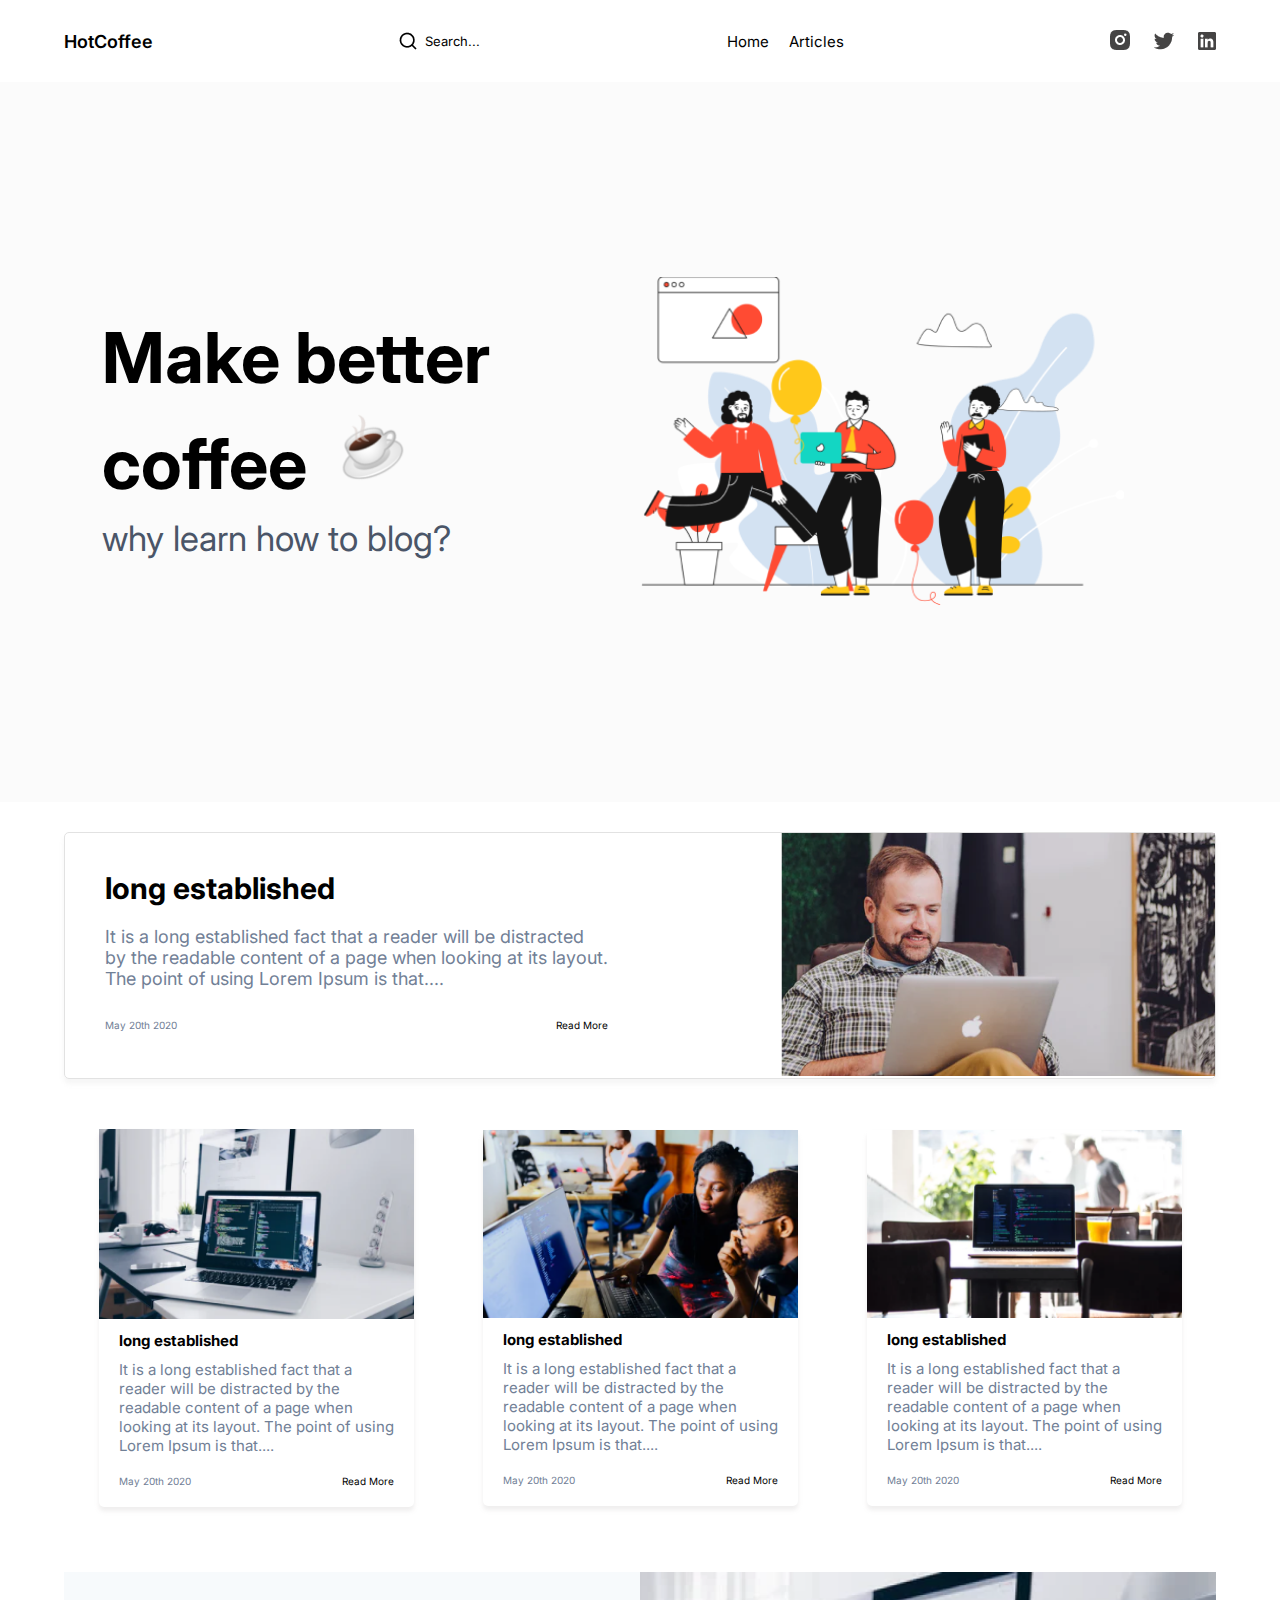
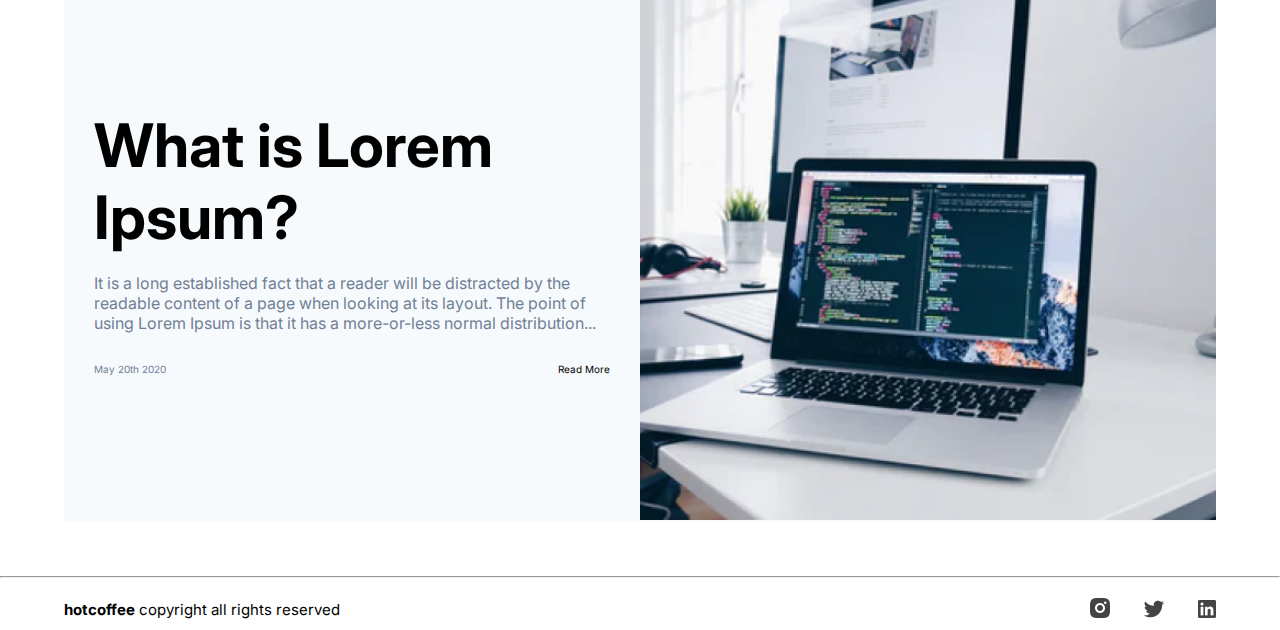
<file: Minimal Blog/index.html>
<!DOCTYPE html>
<html lang="en">
<head>
    <meta charset="UTF-8">
    <meta http-equiv="X-UA-Compatible" content="IE=edge">
    <meta name="viewport" content="width=device-width, initial-scale=1.0">
    <title>Minimal Blog</title>
    <link rel="stylesheet" type="text/css" href="style.css">
</head>
<body>
<!--* header section starts  -->
<header class="header">
   <nav class="container navbar">
        <div class="logo"><a href="#">HotCoffee</a></div>
            <div class="search-box">
                <img src="img/img-1.png" alt="">
                <span>Search...</span>
            </div>
            <div class="menu">
                <ul>
                    <li><a href="index.html">Home</a></li>
                    <li><a href="articles.html">Articles</a></li>
                </ul>
            </div>
            <div class="img-icons">
                <img src="img/img-2.png" alt="">
                <img src="img/img-3.png" alt="">
                <img src="img/img-4.png" alt="">
            </div>
   </nav>
</header>
<!--* header section ends -->

<!--* head-section starts  -->
<section class="head-section" id="head-section">
    <div class="content">
        <h3>Make better <br> coffee <img src="img/img-5.png" alt=""></h3>
        <p>why learn how to blog?</p>
    </div>
    <div class="image">
        <img src="img/img-6.png" alt="">
    </div>
</section>
<!--* head-section ends  -->

<!--* card-latest section starts -->
<section class="container card-latest" id="card-latest">
  <div class="row">
    <div class="content">
        <h3>long established</h3>
        <p>It is a long established fact that a reader will be distracted <br> by the readable content of a page when looking at its layout. <br> The point of using Lorem Ipsum is that....</p>
        <div class="details">
            <span>May 20th 2020</span>
            <span><a href="#">Read More</a></span>
        </div>
    </div>
    <div class="image">
        <img src="img/img-7.png" alt="">
    </div>
  </div>
</section>
<!--* card-latest section ends -->

<!--* card-panel section starts -->
<section class="container card-panel" id="container card-panel">
    <div class="row">
        <div class="box">
            <img src="img/img-8.png" alt="">
            <div class="content">
                <h3>long established</h3>
                <p>It is a long established fact that a <br> reader will be distracted by the <br> readable content of a page when <br> looking at its layout. The point of using <br> Lorem Ipsum is that....</p>
                <div class="details">
                    <span>May 20th 2020</span>
                    <span><a href="#">Read More</a></span>
                </div>
            </div>
        </div>
        <div class="box">
            <img src="img/img-9.png" alt="">
            <div class="content">
                <h3>long established</h3>
                <p>It is a long established fact that a <br> reader will be distracted by the <br> readable content of a page when <br> looking at its layout. The point of using <br> Lorem Ipsum is that....</p>
                <div class="details">
                    <span>May 20th 2020</span>
                    <span><a href="#">Read More</a></span>
                </div>
            </div>
        </div>
        <div class="box">
            <img src="img/img-10.png" alt="">
            <div class="content">
                <h3>long established</h3>
                <p>It is a long established fact that a <br> reader will be distracted by the <br> readable content of a page when <br> looking at its layout. The point of using <br> Lorem Ipsum is that....</p>
                <div class="details">
                    <span>May 20th 2020</span>
                    <span><a href="#">Read More</a></span>
                </div>
            </div>
        </div>
    </div>
</section>
<!--* card-panel section ends -->

<!--* highlight-section starts -->
<section class="container highlight-section" id="highlight-section">
    <div class="row">
        <div class="content">
            <h3>What is Lorem <br> Ipsum?</h3>
            <p>It is a long established fact that a reader will be distracted by the readable content of a page when looking at its layout. The point of using Lorem Ipsum is that it has a more-or-less normal distribution...</p>
            <div class="details">
                <span>May 20th 2020</span>
                <span><a href="#">Read More</a></span>
            </div>
        </div>
        <div class="image">
            <img src="img/img-11.png" alt="">
        </div>
    </div>
</section>
<!--* highlight-section ends -->
<br><br>
<hr>
<!--* footer section starts  -->
<section class="container footer">
    <p><strong>hotcoffee</strong> copyright all rights reserved</p>
    <div class="img-icons">
        <img src="img/img-2.png" alt="">
        <img src="img/img-3.png" alt="">
        <img src="img/img-4.png" alt="">
    </div>
</section>
<!--* footer section ends  -->
</body>
</html>
</file>
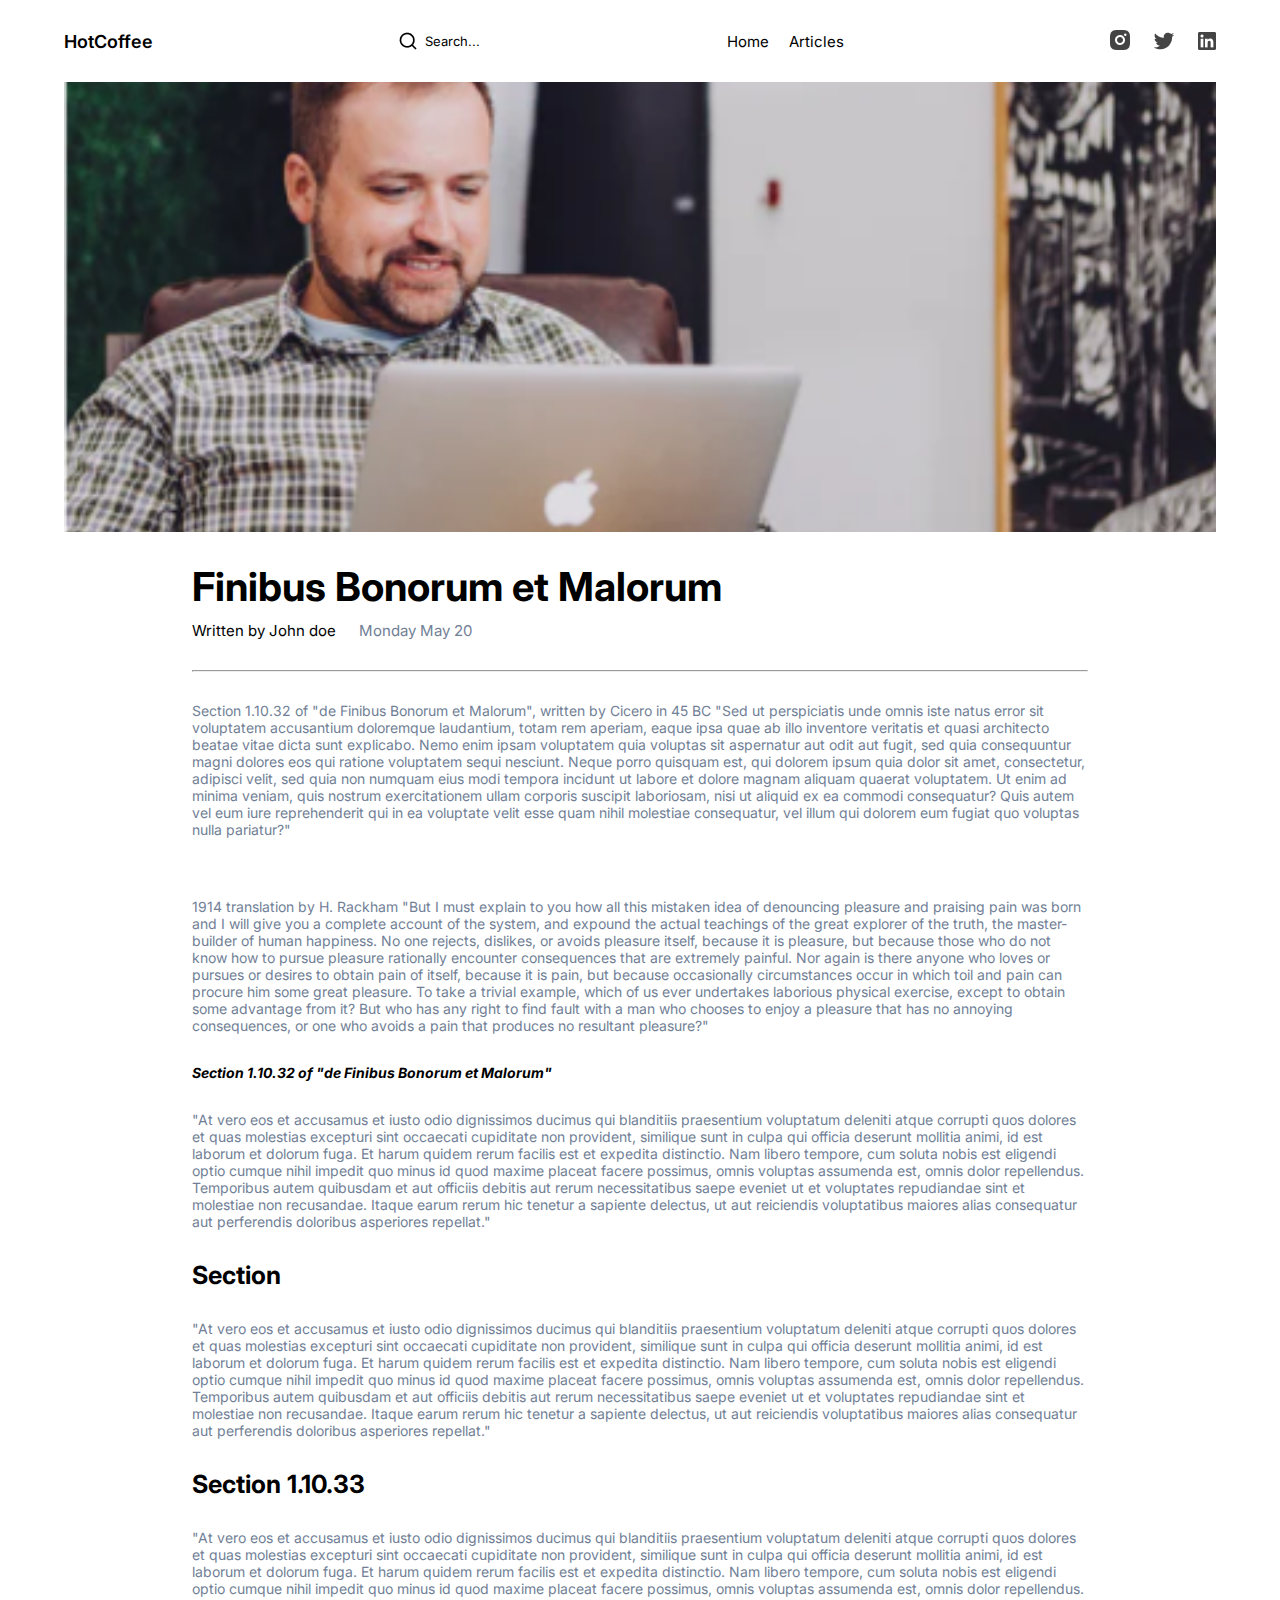
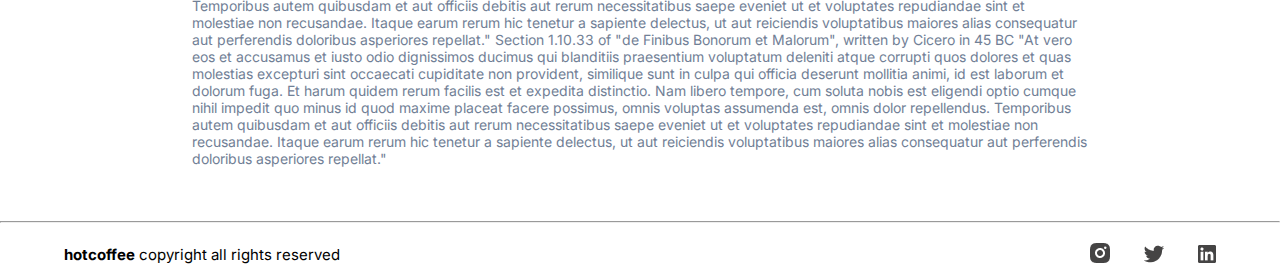
<file: Minimal Blog/articles.html>
<!DOCTYPE html>
<html lang="en">
<head>
    <meta charset="UTF-8">
    <meta http-equiv="X-UA-Compatible" content="IE=edge">
    <meta name="viewport" content="width=device-width, initial-scale=1.0">
    <title>Minimal Blog</title>
    <link rel="stylesheet" type="text/css" href="style.css">
</head>
<body>
<!--* header section starts  -->
<header class="header">
   <nav class="container navbar">
        <div class="logo"><a href="index.html">HotCoffee</a></div>
            <div class="search-box">
                <img src="img/img-1.png" alt="">
                <span>Search...</span>
            </div>
            <div class="menu">
                <ul>
                    <li><a href="index.html">Home</a></li>
                    <li><a href="articles.html">Articles</a></li>
                </ul>
            </div>
            <div class="img-icons">
                <img src="img/img-2.png" alt="">
                <img src="img/img-3.png" alt="">
                <img src="img/img-4.png" alt="">
            </div>
   </nav>
</header>
<!--* header section ends -->
<section class="container banner" id="banner"></section>
<!--* main section starts  -->
<section class="container main" id="main">
    <div class="content">
        <h3>Finibus Bonorum et Malorum</h3>
        <p>Written by John doe</p>
        <p style="color: #718096; margin-left: 20px; font-weight: normal;">Monday  May 20</p>
        <hr>
        <p class="text">Section 1.10.32 of "de Finibus Bonorum et Malorum", written by Cicero in 45 BC
           "Sed ut perspiciatis unde omnis iste natus error sit voluptatem accusantium doloremque laudantium, totam rem aperiam, eaque ipsa quae ab illo inventore veritatis et quasi architecto beatae vitae dicta sunt explicabo. Nemo enim ipsam voluptatem quia voluptas sit aspernatur aut odit aut fugit, sed quia consequuntur magni dolores eos qui ratione voluptatem sequi nesciunt. Neque porro quisquam est, qui dolorem ipsum quia dolor sit amet, consectetur, adipisci velit, sed quia non numquam eius modi tempora incidunt ut labore et dolore magnam aliquam quaerat voluptatem. Ut enim ad minima veniam, quis nostrum exercitationem ullam corporis suscipit laboriosam, nisi ut aliquid ex ea commodi consequatur? Quis autem vel eum iure reprehenderit qui in ea voluptate velit esse quam nihil molestiae consequatur, vel illum qui dolorem eum fugiat quo voluptas nulla pariatur?"
        </p>
        <p class="text">1914 translation by H. Rackham
            "But I must explain to you how all this mistaken idea of denouncing pleasure and praising pain was born and I will give you a complete account of the system, and expound the actual teachings of the great explorer of the truth, the master-builder of human happiness. No one rejects, dislikes, or avoids pleasure itself, because it is pleasure, but because those who do not know how to pursue pleasure rationally encounter consequences that are extremely painful. Nor again is there anyone who loves or pursues or desires to obtain pain of itself, because it is pain, but because occasionally circumstances occur in which toil and pain can procure him some great pleasure. To take a trivial example, which of us ever undertakes laborious physical exercise, except to obtain some advantage from it? But who has any right to find fault with a man who chooses to enjoy a pleasure that has no annoying consequences, or one who avoids a pain that produces no resultant pleasure?"
        </p>
        <h4 style="font-style: italic; font-size: 1.4rem;">Section 1.10.32 of "de Finibus Bonorum et Malorum"</h4>
        <p class="text">"At vero eos et accusamus et iusto odio dignissimos ducimus qui blanditiis praesentium voluptatum deleniti atque corrupti quos dolores et quas molestias excepturi sint occaecati cupiditate non provident, similique sunt in culpa qui officia deserunt mollitia animi, id est laborum et dolorum fuga. Et harum quidem rerum facilis est et expedita distinctio. Nam libero tempore, cum soluta nobis est eligendi optio cumque nihil impedit quo minus id quod maxime placeat facere possimus, omnis voluptas assumenda est, omnis dolor repellendus. Temporibus autem quibusdam et aut officiis debitis aut rerum necessitatibus saepe eveniet ut et voluptates repudiandae sint et molestiae non recusandae. 
            Itaque earum rerum hic tenetur a sapiente delectus, ut aut reiciendis voluptatibus maiores alias consequatur aut perferendis doloribus asperiores repellat."
        </p>
        <h4>Section</h4>
        <p class="text">"At vero eos et accusamus et iusto odio dignissimos ducimus qui blanditiis praesentium voluptatum deleniti atque corrupti quos dolores et quas molestias excepturi sint occaecati cupiditate non provident, similique sunt in culpa qui officia deserunt mollitia animi, id est laborum et dolorum fuga. Et harum quidem rerum facilis est et expedita distinctio. Nam libero tempore, cum soluta nobis est eligendi optio cumque nihil impedit quo minus id quod maxime placeat facere possimus, omnis voluptas assumenda est, omnis dolor repellendus. Temporibus autem quibusdam et aut officiis debitis aut rerum necessitatibus saepe eveniet ut et voluptates repudiandae sint et molestiae non recusandae. 
            Itaque earum rerum hic tenetur a sapiente delectus, ut aut reiciendis voluptatibus maiores alias consequatur aut perferendis doloribus asperiores repellat."
        </p>
        <h4>Section 1.10.33</h4>
        <p class="text">"At vero eos et accusamus et iusto odio dignissimos ducimus qui blanditiis praesentium voluptatum deleniti atque corrupti quos dolores et quas molestias excepturi sint occaecati cupiditate non provident, similique sunt in culpa qui officia deserunt mollitia animi, id est laborum et dolorum fuga. Et harum quidem rerum facilis est et expedita distinctio. Nam libero tempore, cum soluta nobis est eligendi optio cumque nihil impedit quo minus id quod maxime placeat facere possimus, omnis voluptas assumenda est, omnis dolor repellendus. Temporibus autem quibusdam et aut officiis debitis aut rerum necessitatibus saepe eveniet ut et voluptates repudiandae sint et molestiae non recusandae. Itaque earum rerum hic tenetur a sapiente delectus, ut aut reiciendis voluptatibus maiores alias consequatur aut perferendis doloribus asperiores repellat."
            Section 1.10.33 of "de Finibus Bonorum et Malorum", written by Cicero in 45 BC
            "At vero eos et accusamus et iusto odio dignissimos ducimus qui blanditiis praesentium voluptatum deleniti atque corrupti quos dolores et quas molestias excepturi sint occaecati cupiditate non provident, similique sunt in culpa qui officia deserunt mollitia animi, id est laborum et dolorum fuga. Et harum quidem rerum facilis est et expedita distinctio. Nam libero tempore, cum soluta nobis est eligendi optio cumque nihil impedit quo minus id quod maxime placeat facere possimus, omnis voluptas assumenda est, omnis dolor repellendus. Temporibus autem quibusdam et aut officiis debitis aut rerum necessitatibus saepe eveniet ut et voluptates repudiandae sint et molestiae non recusandae. Itaque earum rerum hic tenetur a sapiente delectus, ut aut reiciendis voluptatibus maiores alias consequatur aut perferendis doloribus asperiores repellat."
        </p>
    </div>
</section>
<!--* main section ends  -->
<br><br>
<hr>
<!--* footer section starts  -->
<section class="container footer">
    <p><strong>hotcoffee</strong> copyright all rights reserved</p>
    <div class="img-icons">
        <img src="img/img-2.png" alt="">
        <img src="img/img-3.png" alt="">
        <img src="img/img-4.png" alt="">
    </div>
</section>
<!--* footer section ends  -->
</body>
</html>
</file>
<file: Minimal Blog/style.css>
@import url("https://fonts.googleapis.com/css2?family=Inter:wght@100;200;300;400;500;600;700;800;900&display=swap");
* {
  margin: 0;
  padding: 0;
  -webkit-box-sizing: border-box;
          box-sizing: border-box;
  text-decoration: none;
  list-style-type: none;
  font-family: 'Inter', sans-serif;
}

html {
  font-size: 62.5%;
}

.details {
  display: -webkit-box;
  display: -ms-flexbox;
  display: flex;
  -webkit-box-pack: justify;
      -ms-flex-pack: justify;
          justify-content: space-between;
  -webkit-box-align: center;
      -ms-flex-align: center;
          align-items: center;
  padding: 1rem 0;
}

.details span {
  font-size: 1rem;
  color: #718096;
}

.details span a {
  font-size: 1rem;
  color: #000000;
}

.container {
  max-width: 90%;
  margin: 0 auto;
}

.header .navbar {
  display: -webkit-box;
  display: -ms-flexbox;
  display: flex;
  -webkit-box-pack: justify;
      -ms-flex-pack: justify;
          justify-content: space-between;
  -webkit-box-align: center;
      -ms-flex-align: center;
          align-items: center;
  padding: 3rem 0;
}

.header .navbar .logo a {
  font-size: 1.8rem;
  color: #000000;
  font-weight: 600;
}

.header .navbar .search-box {
  display: -webkit-box;
  display: -ms-flexbox;
  display: flex;
  -webkit-box-align: center;
      -ms-flex-align: center;
          align-items: center;
}

.header .navbar .search-box span {
  font-size: 1.3rem;
  margin-left: 0.8rem;
}

.header .navbar .menu ul {
  display: -webkit-box;
  display: -ms-flexbox;
  display: flex;
  -webkit-column-gap: 20px;
          column-gap: 20px;
}

.header .navbar .menu ul a {
  font-size: 1.5rem;
  color: #000000;
}

.header .navbar .img-icons img {
  margin-left: 20px;
}

.head-section {
  display: -webkit-box;
  display: -ms-flexbox;
  display: flex;
  -webkit-box-align: center;
      -ms-flex-align: center;
          align-items: center;
  -ms-flex-wrap: wrap;
      flex-wrap: wrap;
  min-height: 80vh;
  background: #FBFBFB;
  padding: 0 8%;
}

.head-section .content {
  -webkit-box-flex: 1;
      -ms-flex: 1 1 40rem;
          flex: 1 1 40rem;
}

.head-section .content h3 {
  font-size: 7rem;
}

.head-section .content h3 img {
  width: 9rem;
}

.head-section .content p {
  font-size: 3.5rem;
  color: #4A5568;
  padding: 1rem 0;
}

.head-section .image {
  -webkit-box-flex: 1;
      -ms-flex: 1 1 40rem;
          flex: 1 1 40rem;
}

.head-section .image img {
  width: 90%;
}

.card-latest {
  padding: 3rem 0;
}

.card-latest .row {
  display: -webkit-box;
  display: -ms-flexbox;
  display: flex;
  -webkit-box-pack: justify;
      -ms-flex-pack: justify;
          justify-content: space-between;
  -webkit-box-align: center;
      -ms-flex-align: center;
          align-items: center;
  -ms-flex-wrap: wrap;
      flex-wrap: wrap;
  border: 1px solid #E2E2E2;
  -webkit-box-shadow: 0px 5px 4px 0px #DDDDDD40;
          box-shadow: 0px 5px 4px 0px #DDDDDD40;
  border-radius: 5px;
}

.card-latest .row .content {
  padding: 2rem 4rem;
}

.card-latest .row .content h3 {
  font-size: 3rem;
}

.card-latest .row .content p {
  font-size: 1.8rem;
  color: #718096;
  padding: 2rem 0;
}

.card-panel {
  padding: 2rem 0;
}

.card-panel .row {
  display: -webkit-box;
  display: -ms-flexbox;
  display: flex;
  -webkit-box-pack: justify;
      -ms-flex-pack: justify;
          justify-content: space-between;
  -webkit-box-align: center;
      -ms-flex-align: center;
          align-items: center;
  -ms-flex-pack: distribute;
      justify-content: space-around;
  -ms-flex-wrap: wrap;
      flex-wrap: wrap;
}

.card-panel .row .box {
  -webkit-box-shadow: 0px 4px 4px 0px #C0BDBD40;
          box-shadow: 0px 4px 4px 0px #C0BDBD40;
  margin-bottom: 1.5rem;
  border-radius: 5px;
}

.card-panel .row .box img {
  width: 100%;
}

.card-panel .row .box .content {
  padding: 1rem 2rem;
}

.card-panel .row .box .content h3 {
  font-size: 1.5rem;
}

.card-panel .row .box .content p {
  font-size: 1.5rem;
  padding: 1rem 0;
  color: #718096;
}

.highlight-section {
  padding: 3rem 0;
}

.highlight-section .row {
  display: -webkit-box;
  display: -ms-flexbox;
  display: flex;
  -webkit-box-align: center;
      -ms-flex-align: center;
          align-items: center;
  -ms-flex-wrap: wrap;
      flex-wrap: wrap;
  background: #F7FAFC;
}

.highlight-section .row .content {
  -webkit-box-flex: 1;
      -ms-flex: 1 1 40rem;
          flex: 1 1 40rem;
  padding: 4rem 3rem;
}

.highlight-section .row .content h3 {
  font-size: 6rem;
}

.highlight-section .row .content p {
  font-size: 1.6rem;
  color: #718096;
  padding: 2rem 0;
}

.highlight-section .row .image {
  -webkit-box-flex: 1;
      -ms-flex: 1 1 40rem;
          flex: 1 1 40rem;
}

.highlight-section .row .image img {
  width: 100%;
}

.banner {
  background-image: url(img/img-7.png);
  background-size: cover;
  background-position: center;
  width: 100%;
  height: 50vh;
}

.main {
  max-width: 70%;
  margin-top: 3rem;
}

.main .content h3 {
  font-size: 4rem;
  color: #000000;
}

.main .content p {
  display: -webkit-inline-box;
  display: -ms-inline-flexbox;
  display: inline-flex;
  padding: 1rem 0;
  font-size: 1.5rem;
  margin-bottom: 2rem;
}

.main .content .text {
  color: #718096;
  margin: 20px 0;
  font-size: 1.4rem;
}

.main .content h4 {
  font-size: 2.5rem;
}

.footer {
  display: -webkit-box;
  display: -ms-flexbox;
  display: flex;
  -webkit-box-pack: justify;
      -ms-flex-pack: justify;
          justify-content: space-between;
  -webkit-box-align: center;
      -ms-flex-align: center;
          align-items: center;
  padding: 1rem 0;
  margin-top: 1rem;
}

.footer p {
  font-size: 1.5rem;
  color: #000000;
}

.footer .img-icons img {
  margin-left: 30px;
}

@media (max-width: 1200px) {
  .card-latest .row .content {
    -webkit-box-flex: 1;
        -ms-flex: 1;
            flex: 1;
  }
  .card-latest .row .content p {
    font-size: 1.5rem;
  }
  .card-panel .row {
    -webkit-column-gap: 10px;
            column-gap: 10px;
  }
  .highlight-section .row .image {
    -webkit-box-flex: 55%;
        -ms-flex: 55%;
            flex: 55%;
  }
  .highlight-section .row .image img {
    width: 100%;
  }
}

@media (max-width: 991px) {
  html {
    font-size: 55%;
  }
  .head-section {
    text-align: center;
  }
  .head-section .content {
    padding: 5rem 0 3rem 0;
  }
  .head-section .image {
    margin-top: 3rem;
    padding-bottom: 5rem;
  }
  .card-latest .row .image {
    width: 100%;
  }
  .card-latest .row .image img {
    width: 100%;
  }
  .card-panel .row {
    -webkit-column-gap: 20px;
            column-gap: 20px;
  }
}

@media (max-width: 768px) {
  .header .navbar {
    padding: 2rem 0;
  }
  .header .navbar .search-box {
    display: none;
  }
  .header .navbar .img-icons img {
    margin-left: 10px;
  }
  .head-section .content h3 {
    font-size: 6rem;
  }
  .head-section .content h3 img {
    width: 7rem;
  }
  .head-section .content p {
    font-size: 3rem;
  }
  .card-latest .row .content {
    padding: 2rem;
  }
  .card-latest .row .content h3 {
    font-size: 2.5rem;
  }
  .card-latest .row .content p {
    font-size: 1.5rem;
  }
  .card-latest .row .image img {
    width: 100%;
  }
  .card-panel .row {
    -webkit-box-pack: center;
        -ms-flex-pack: center;
            justify-content: center;
  }
  .card-panel .row .box {
    margin-bottom: 3rem;
  }
  .card-panel .row .box .content {
    padding: 2rem;
  }
  .card-panel .row .box .content p {
    font-size: 1.6rem;
  }
  .highlight-section .row .content {
    padding: 2rem 2rem;
  }
  .highlight-section .row .content h3 {
    font-size: 5rem;
  }
  .highlight-section .row .content p {
    text-align: justify;
  }
  .footer .img-icons img {
    margin-left: 10px;
  }
  .main {
    max-width: 90%;
  }
  .main .content h3 {
    font-size: 3.2rem;
  }
}

@media (max-width: 450px) {
  html {
    font-size: 50%;
  }
  .card-latest .row .content p {
    font-size: 1.3rem;
  }
  .card-panel .row .box .content p {
    font-size: 1.8rem;
  }
}
/*# sourceMappingURL=style.css.map */
</file>
